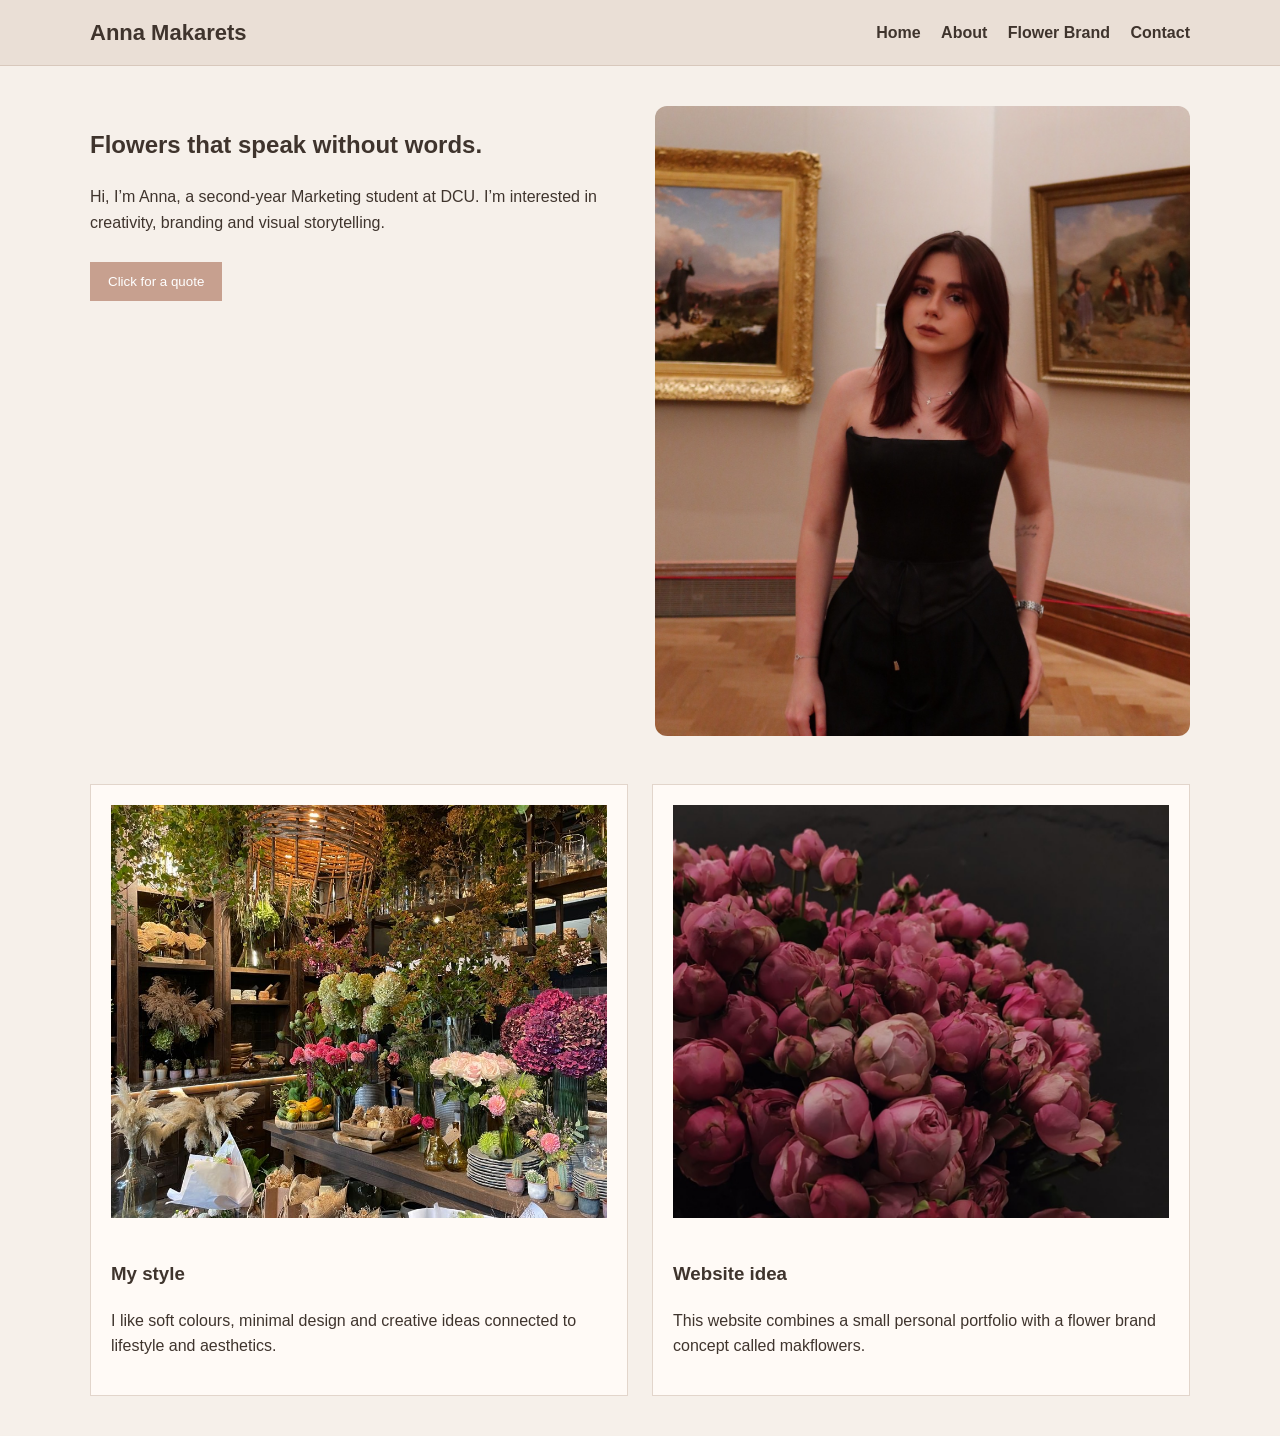
<file: index.html>
<!DOCTYPE html>
<html lang="en">
<head>
  <meta charset="UTF-8">
  <meta name="viewport" content="width=device-width, initial-scale=1.0">
  <title>Anna Makarets</title>
  <meta name="description" content="Anna Makarets portfolio and makflowers website project">
  <meta name="keywords" content="Anna Makarets, marketing, flowers, branding, portfolio">
  <link rel="stylesheet" href="css/style.css">
</head>
<body>
  <header>
    <div class="container nav">
      <h2 class="logo">Anna Makarets</h2>
      <nav>
        <a href="index.html">Home</a>
        <a href="about.html">About</a>
        <a href="brand.html">Flower Brand</a>
        <a href="contact.html">Contact</a>
      </nav>
    </div>
  </header>

  <main class="container">
    <section class="home-intro">
      <div class="home-text">
        <h1>Flowers that speak without words.</h1>
        <p>
          Hi, I’m Anna, a second-year Marketing student at DCU. I’m interested in creativity,
          branding and visual storytelling.
        </p>
        <button onclick="loadQuote()">Click for a quote</button>
        <p id="quote" class="quote"></p>
      </div>

      <div class="home-image">
        <img src="images/anna-main.jpg" alt="Anna Makarets">
      </div>
    </section>

    <section class="simple-grid">
      <div class="box">
        <img src="images/flower-home.jpg" alt="Flowers">
        <h3>My style</h3>
        <p>I like soft colours, minimal design and creative ideas connected to lifestyle and aesthetics.</p>
      </div>

      <div class="box">
        <img src="images/flower-banner.jpg" alt="Flower inspiration">
        <h3>Website idea</h3>
        <p>This website combines a small personal portfolio with a flower brand concept called makflowers.</p>
      </div>
    </section>
  </main>

  <script src="js/script.js"></script>
</body>
</html>
</file>
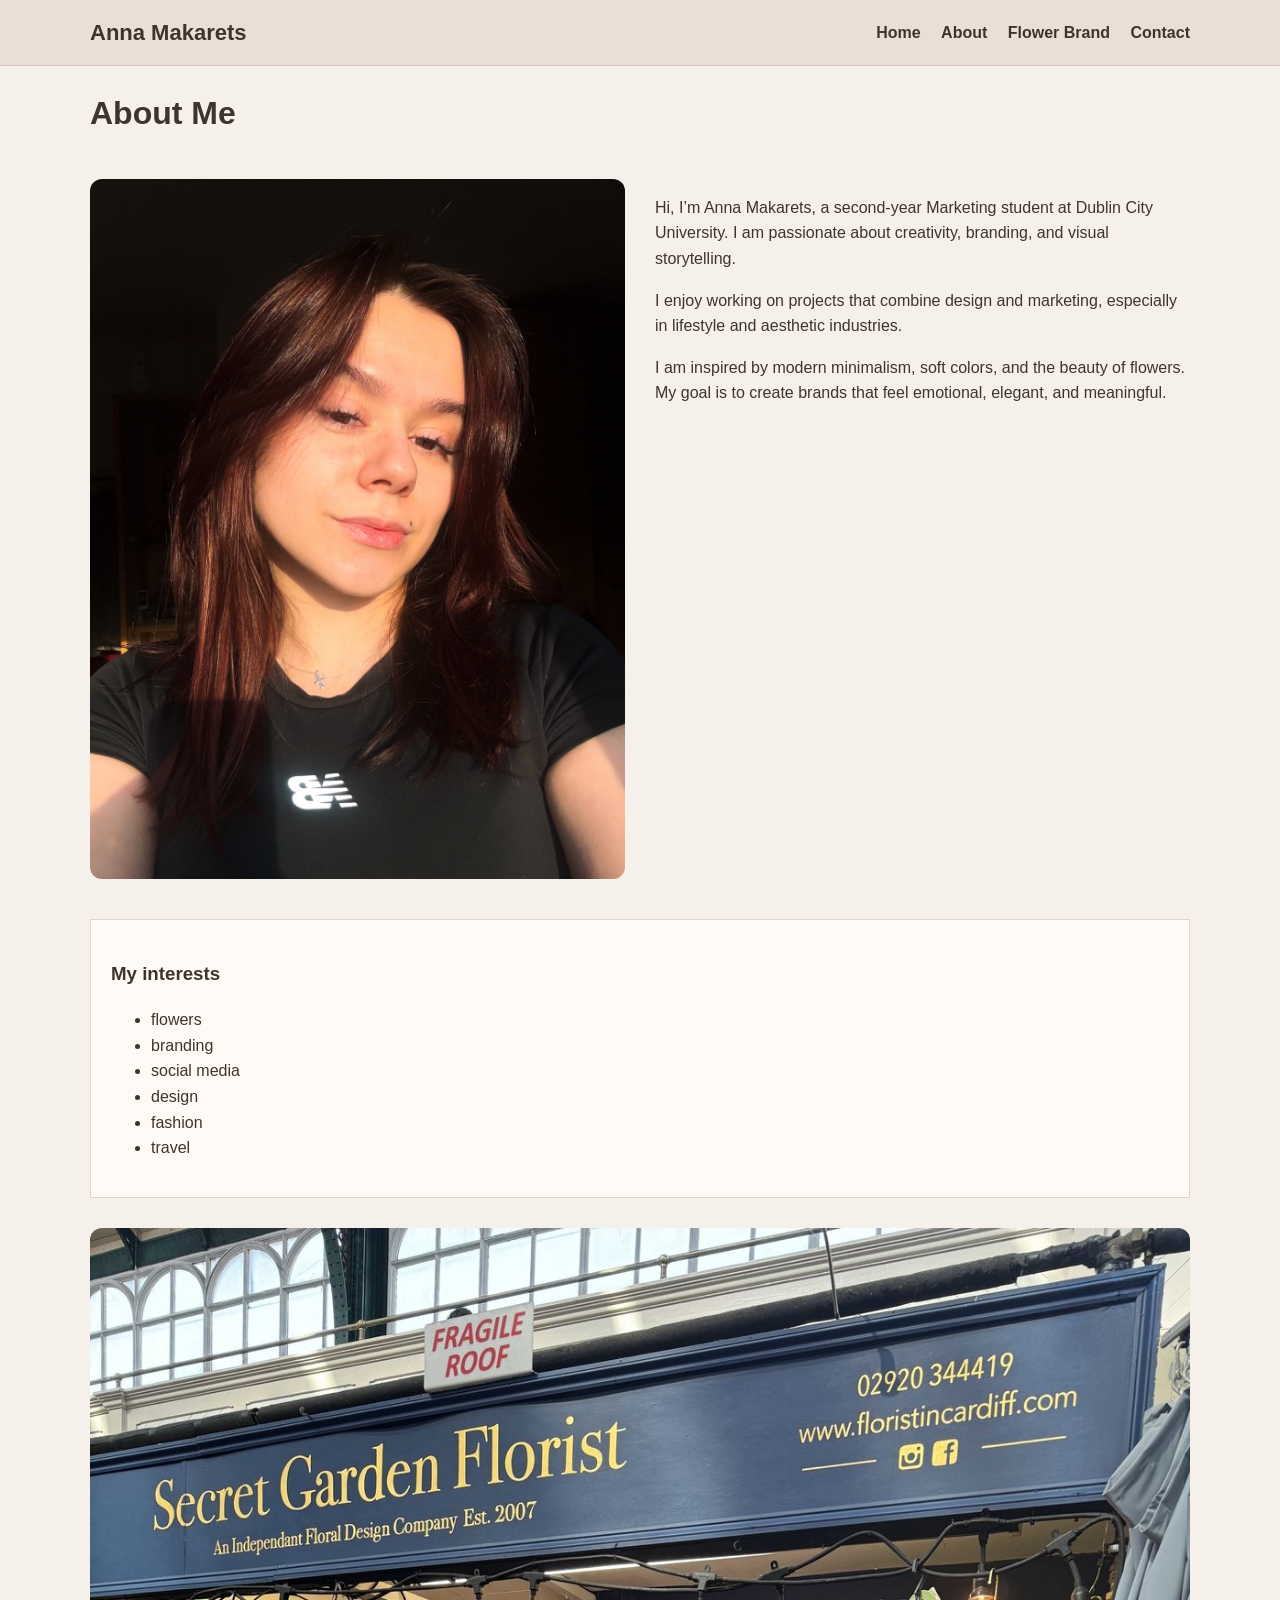
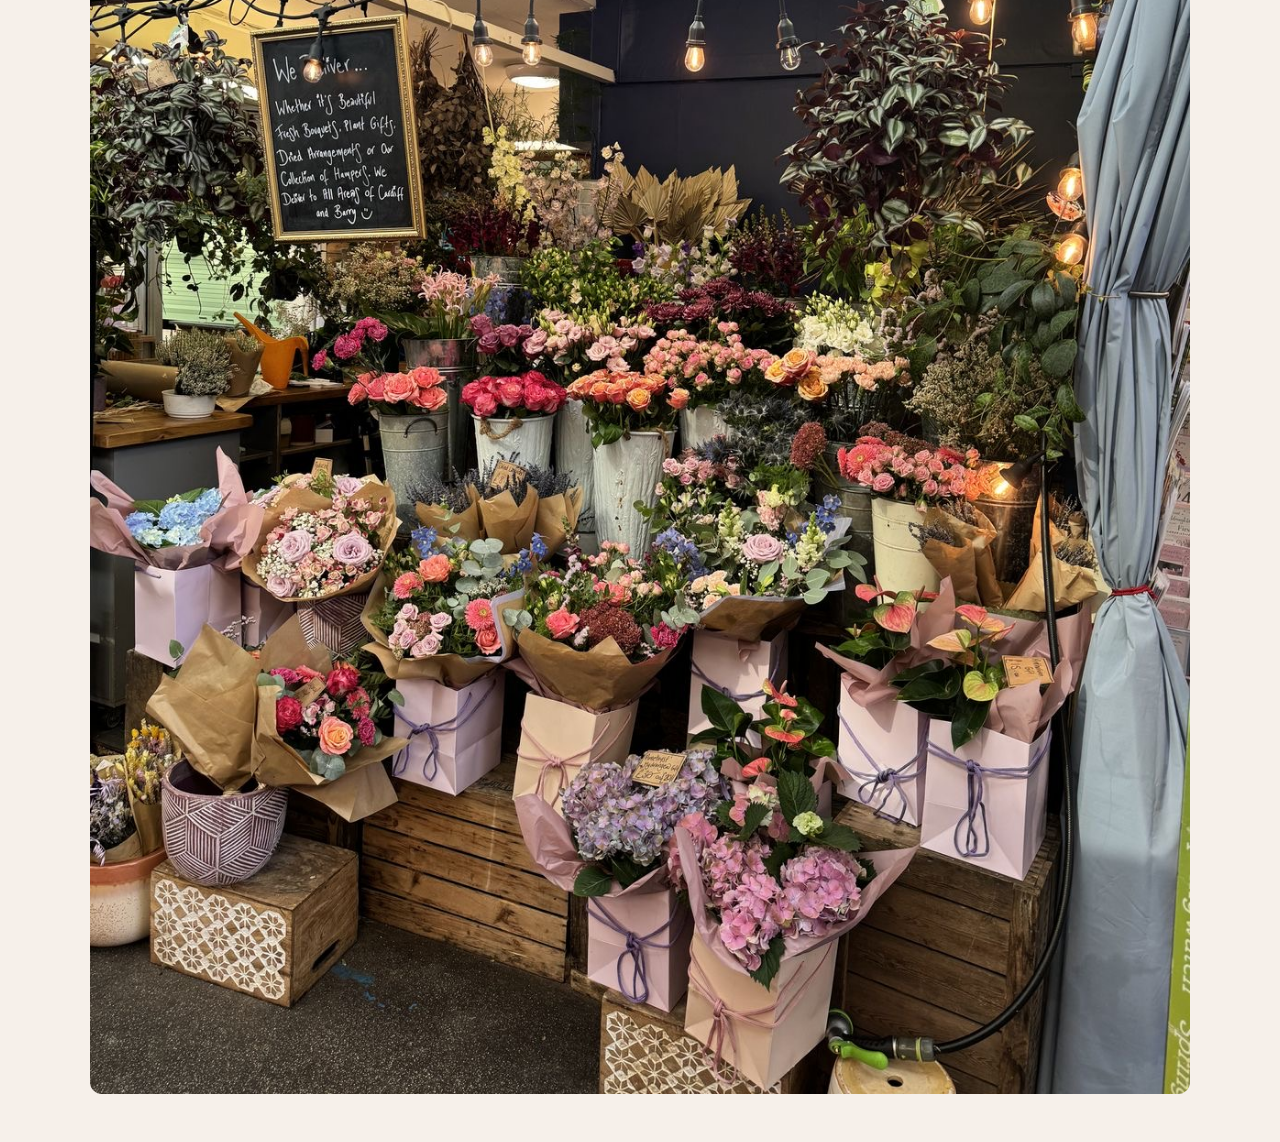
<file: about.html>
<!DOCTYPE html>
<html lang="en">
<head>
  <meta charset="UTF-8">
  <meta name="viewport" content="width=device-width, initial-scale=1.0">
  <title>About - Anna Makarets</title>
  <meta name="description" content="About Anna Makarets">
  <link rel="stylesheet" href="css/style.css">
</head>
<body>
  <header>
    <div class="container nav">
      <h2 class="logo">Anna Makarets</h2>
      <nav>
        <a href="index.html">Home</a>
        <a href="about.html">About</a>
        <a href="brand.html">Flower Brand</a>
        <a href="contact.html">Contact</a>
      </nav>
    </div>
  </header>

  <main class="container page">
    <h1>About Me</h1>

    <div class="about-section">
      <img src="images/anna-about.jpg" alt="Anna portrait" class="about-photo">
      <div class="about-text">
        <p>
          Hi, I’m Anna Makarets, a second-year Marketing student at Dublin City University.
          I am passionate about creativity, branding, and visual storytelling.
        </p>
        <p>
          I enjoy working on projects that combine design and marketing, especially in lifestyle
          and aesthetic industries.
        </p>
        <p>
          I am inspired by modern minimalism, soft colors, and the beauty of flowers.
          My goal is to create brands that feel emotional, elegant, and meaningful.
        </p>
      </div>
    </div>

    <div class="box smaller-box">
      <h3>My interests</h3>
      <ul>
        <li>flowers</li>
        <li>branding</li>
        <li>social media</li>
        <li>design</li>
        <li>fashion</li>
        <li>travel</li>
      </ul>
    </div>

    <img src="images/flower-about.jpg" alt="Flower detail" class="full-photo">
  </main>
</body>
</html>
</file>
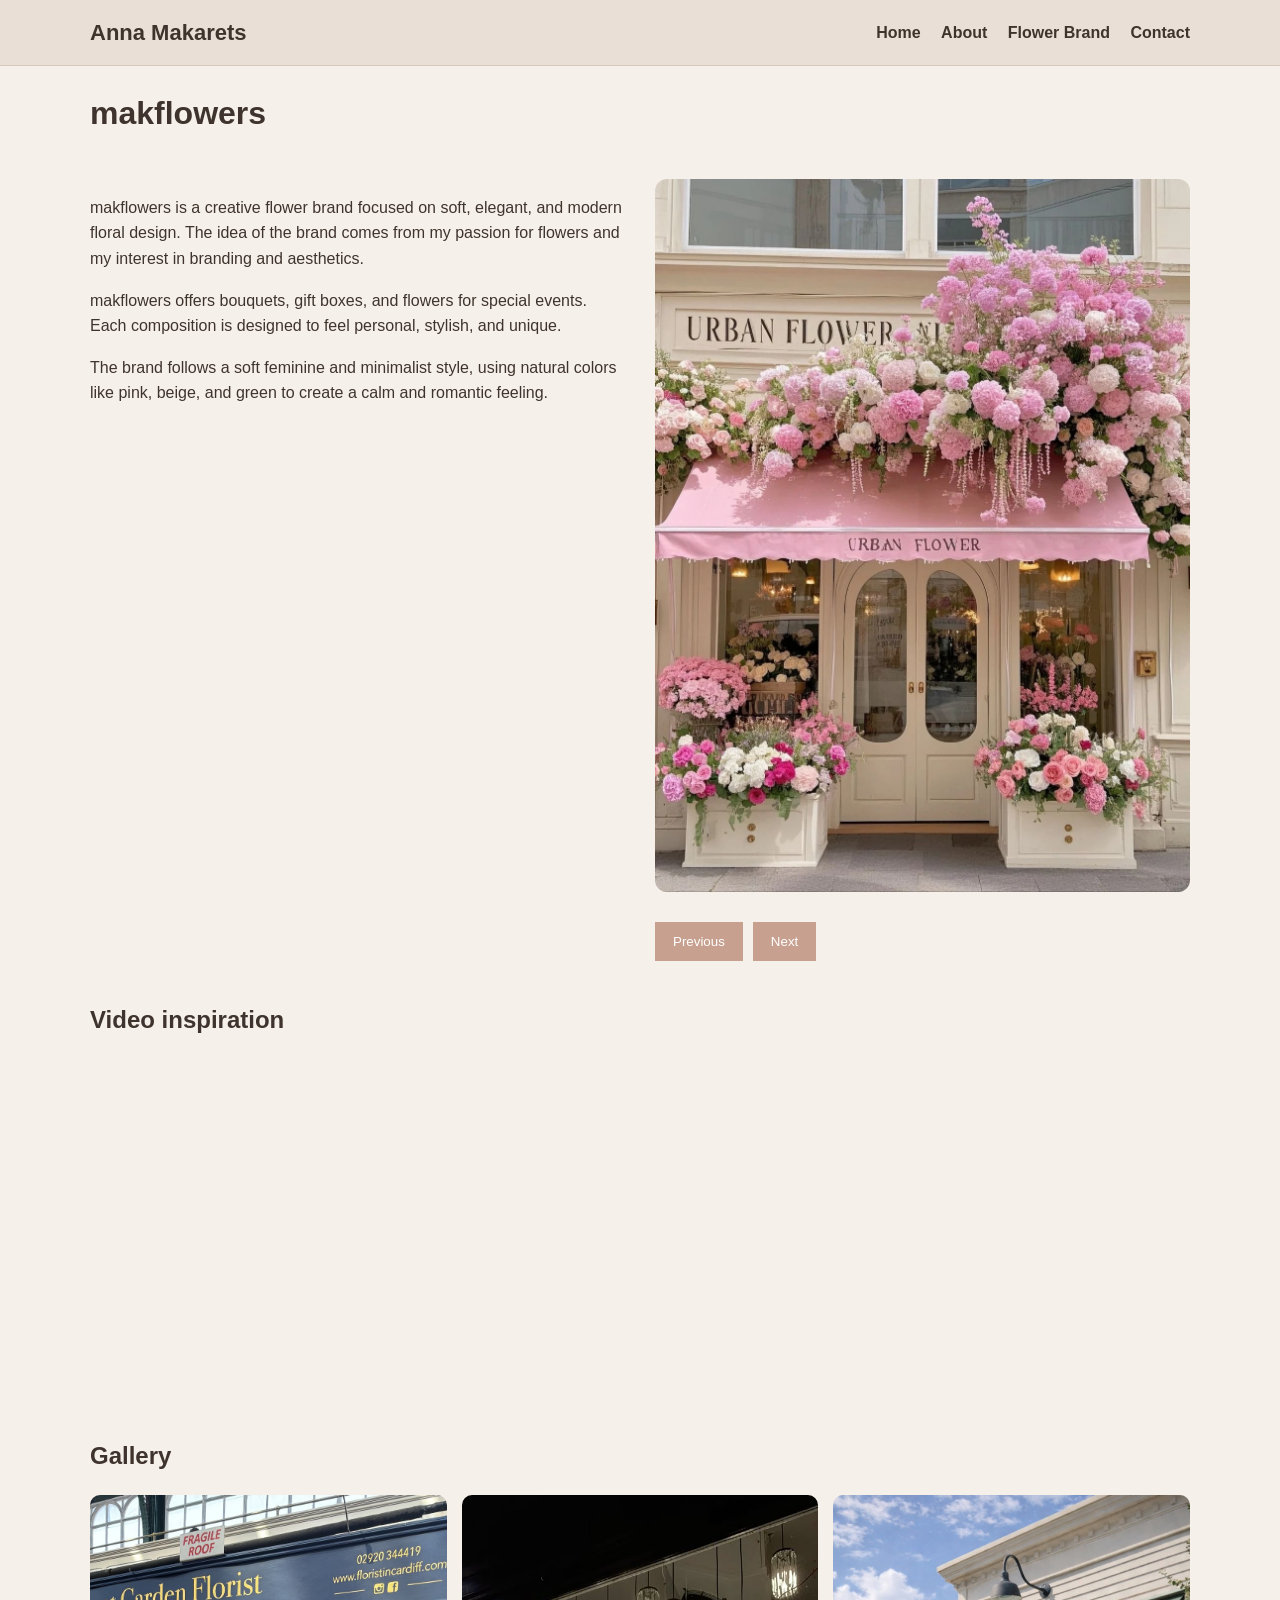
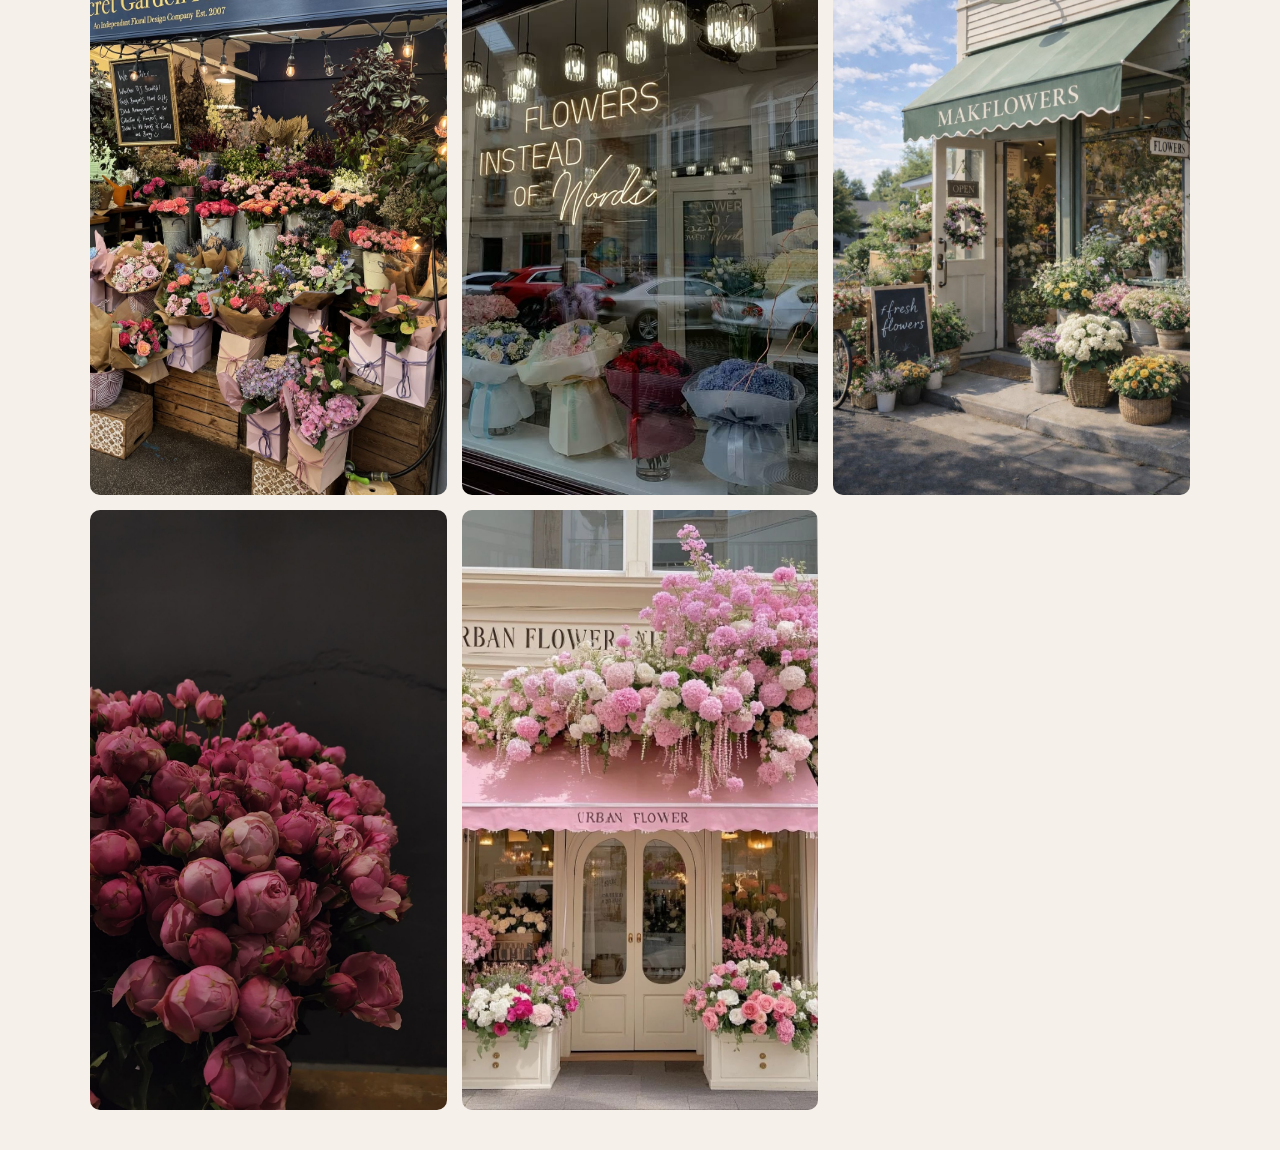
<file: brand.html>
<!DOCTYPE html>
<html lang="en">
<head>
  <meta charset="UTF-8">
  <meta name="viewport" content="width=device-width, initial-scale=1.0">
  <title>makflowers</title>
  <meta name="description" content="makflowers brand page">
  <meta name="keywords" content="flowers, bouquets, gift boxes, events">
  <link rel="stylesheet" href="css/style.css">
</head>
<body>
  <header>
    <div class="container nav">
      <h2 class="logo">Anna Makarets</h2>
      <nav>
        <a href="index.html">Home</a>
        <a href="about.html">About</a>
        <a href="brand.html">Flower Brand</a>
        <a href="contact.html">Contact</a>
      </nav>
    </div>
  </header>

  <main class="container page">
    <h1>makflowers</h1>

    <div class="brand-top">
      <div class="brand-text">
        <p>
          makflowers is a creative flower brand focused on soft, elegant, and modern floral design.
          The idea of the brand comes from my passion for flowers and my interest in branding and aesthetics.
        </p>
        <p>
          makflowers offers bouquets, gift boxes, and flowers for special events. Each composition is designed
          to feel personal, stylish, and unique.
        </p>
        <p>
          The brand follows a soft feminine and minimalist style, using natural colors like pink, beige,
          and green to create a calm and romantic feeling.
        </p>
      </div>

      <div class="slider-area">
        <img id="brandSlide" src="images/brand-slide-1.jpg" alt="Brand flowers" class="brand-photo">
        <div class="slider-buttons">
          <button onclick="prevSlide()">Previous</button>
          <button onclick="nextSlide()">Next</button>
        </div>
      </div>
    </div>

    <h2>Video inspiration</h2>
    <div class="video-box">
      <iframe src="https://www.youtube.com/embed/7qc6KfR8Qw4"
      title="Flower video"
      allowfullscreen></iframe>
    </div>

    <h2>Gallery</h2>
    <div class="gallery">
      <img src="images/gallery-1.jpg" alt="Flowers 1">
      <img src="images/gallery-2.jpg" alt="Flowers 2">
      <img src="images/gallery-3.jpg" alt="Flowers 3">
      <img src="images/gallery-4.jpg" alt="Flowers 4">
      <img src="images/gallery-5.jpg" alt="Flowers 5">
    </div>
  </main>

  <script src="js/script.js"></script>
</body>
</html>
</file>
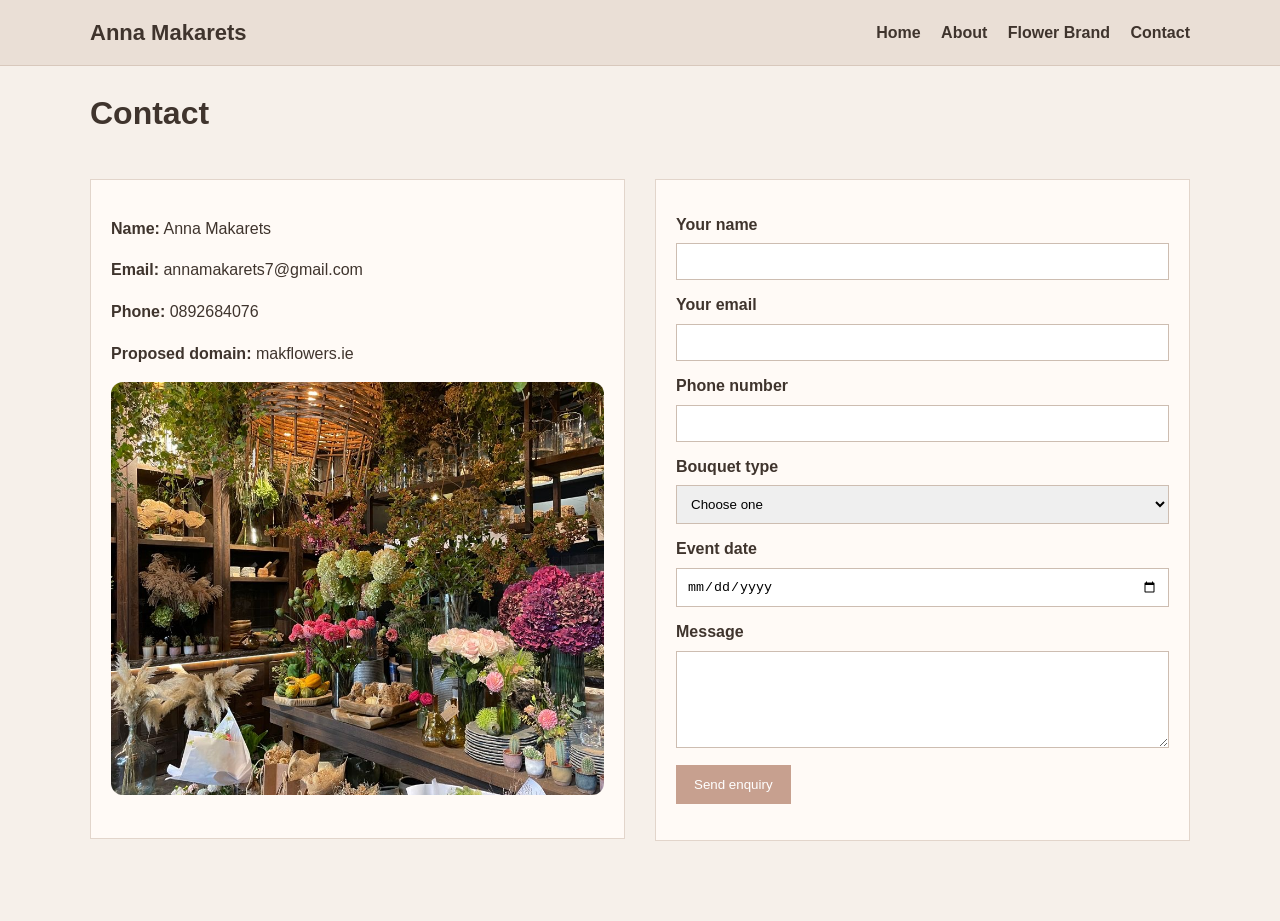
<file: contact.html>
<!DOCTYPE html>
<html lang="en">
<head>
  <meta charset="UTF-8">
  <meta name="viewport" content="width=device-width, initial-scale=1.0">
  <title>Contact - Anna Makarets</title>
  <meta name="description" content="Contact Anna Makarets">
  <link rel="stylesheet" href="css/style.css">
</head>
<body>
  <header>
    <div class="container nav">
      <h2 class="logo">Anna Makarets</h2>
      <nav>
        <a href="index.html">Home</a>
        <a href="about.html">About</a>
        <a href="brand.html">Flower Brand</a>
        <a href="contact.html">Contact</a>
      </nav>
    </div>
  </header>

  <main class="container page">
    <h1>Contact</h1>

    <div class="contact-layout">
      <div class="box">
        <p><strong>Name:</strong> Anna Makarets</p>
        <p><strong>Email:</strong> annamakarets7@gmail.com</p>
        <p><strong>Phone:</strong> 0892684076</p>
        <p><strong>Proposed domain:</strong> makflowers.ie</p>
        <img src="images/contact-flower.jpg" alt="Flowers" class="contact-photo">
      </div>

      <form class="contact-form" onsubmit="return submitForm()">
        <label for="name">Your name</label>
        <input id="name" type="text" required>

        <label for="email">Your email</label>
        <input id="email" type="email" required>

        <label for="phone">Phone number</label>
        <input id="phone" type="tel" required>

        <label for="bouquet">Bouquet type</label>
        <select id="bouquet" required>
          <option value="">Choose one</option>
          <option>Bouquet</option>
          <option>Gift Box</option>
          <option>Event Flowers</option>
        </select>

        <label for="date">Event date</label>
        <input id="date" type="date">

        <label for="message">Message</label>
        <textarea id="message" rows="5"></textarea>

        <button type="submit">Send enquiry</button>
        <p id="formMessage" class="form-message"></p>
      </form>
    </div>
  </main>

  <script src="js/script.js"></script>
</body>
</html>
</file>
<file: css/style.css>
body {
  margin: 0;
  font-family: Arial, sans-serif;
  background: #f6f0ea;
  color: #3f342d;
  line-height: 1.6;
}

header {
  background: #eadfd6;
  padding: 15px 0;
  border-bottom: 1px solid #d8c8bc;
}

.container {
  width: 90%;
  max-width: 1100px;
  margin: auto;
}

.nav {
  display: flex;
  justify-content: space-between;
  align-items: center;
  flex-wrap: wrap;
}

.logo {
  margin: 0;
  font-size: 22px;
}

nav a {
  margin-left: 16px;
  text-decoration: none;
  color: #3f342d;
  font-weight: bold;
}

h1, h2, h3 {
  color: #3f342d;
}

.home-intro,
.about-section,
.brand-top,
.contact-layout {
  display: grid;
  grid-template-columns: 1fr 1fr;
  gap: 30px;
  align-items: start;
  margin: 40px 0;
}

.home-image img,
.about-photo,
.brand-photo,
.contact-photo,
.full-photo {
  width: 100%;
  border-radius: 12px;
}

.home-image img,
.about-photo {
  width: 100%;
  border-radius: 12px;
  height: 630px;
  object-fit: cover;
  object-position: center bottom;
}

.about-photo {
  width: 100%;
  border-radius: 12px;
  height: 700px;
  object-fit: cover;
  object-position: center;
}

button {
  background: #c7a08f;
  color: white;
  border: none;
  padding: 12px 18px;
  cursor: pointer;
  margin-top: 10px;
}

button:hover {
  background: #b78974;
}

.quote {
  margin-top: 15px;
  font-family: 'Georgia', 'Times New Roman', serif;
  font-style: italic;
  font-size: 1.1rem;
  line-height: 1.6;
  font-weight: 300;
}

.simple-grid {
  display: grid;
  grid-template-columns: 1fr 1fr;
  gap: 24px;
  margin-bottom: 40px;
}

.box {
  background: #fffaf6;
  border: 1px solid #e2d5cb;
  padding: 20px;
}

.box img,
.card-image {
  width: 100%;
  height: 413px;
  object-fit: cover;
  margin-bottom: 15px;
}

.smaller-box {
  margin: 30px 0;
}

.video-box iframe {
  width: 100%;
  height: 350px;
  border: none;
}

.gallery {
  display: grid;
  grid-template-columns: repeat(3, 1fr);
  gap: 15px;
  margin-top: 20px;
}

.gallery img {
  width: 100%;
  height: 600px;
  object-fit: cover;
  border-radius: 10px;
}

.contact-form {
  background: #fffaf6;
  border: 1px solid #e2d5cb;
  padding: 20px;
}

.contact-form label {
  display: block;
  margin-top: 12px;
  margin-bottom: 6px;
  font-weight: bold;
}

.contact-form input,
.contact-form select,
.contact-form textarea {
  width: 100%;
  padding: 10px;
  border: 1px solid #cdbdb1;
  box-sizing: border-box;
}

.form-message {
  color: #8a5f4d;
  font-weight: bold;
}

.slider-buttons {
  display: flex;
  gap: 10px;
  margin-top: 12px;
}

.page {
  padding-bottom: 40px;
}

@media (max-width: 768px) {
  .home-intro,
  .about-section,
  .brand-top,
  .contact-layout,
  .simple-grid {
    grid-template-columns: 1fr;
  }

  .gallery {
    grid-template-columns: 1fr;
  }

  nav a {
    display: inline-block;
    margin: 8px 10px 0 0;
  }

  .video-box iframe {
    height: 240px;
  }
}
#brandSlide {
  transition: opacity 0.3s ease-in-out;
}
</file>
